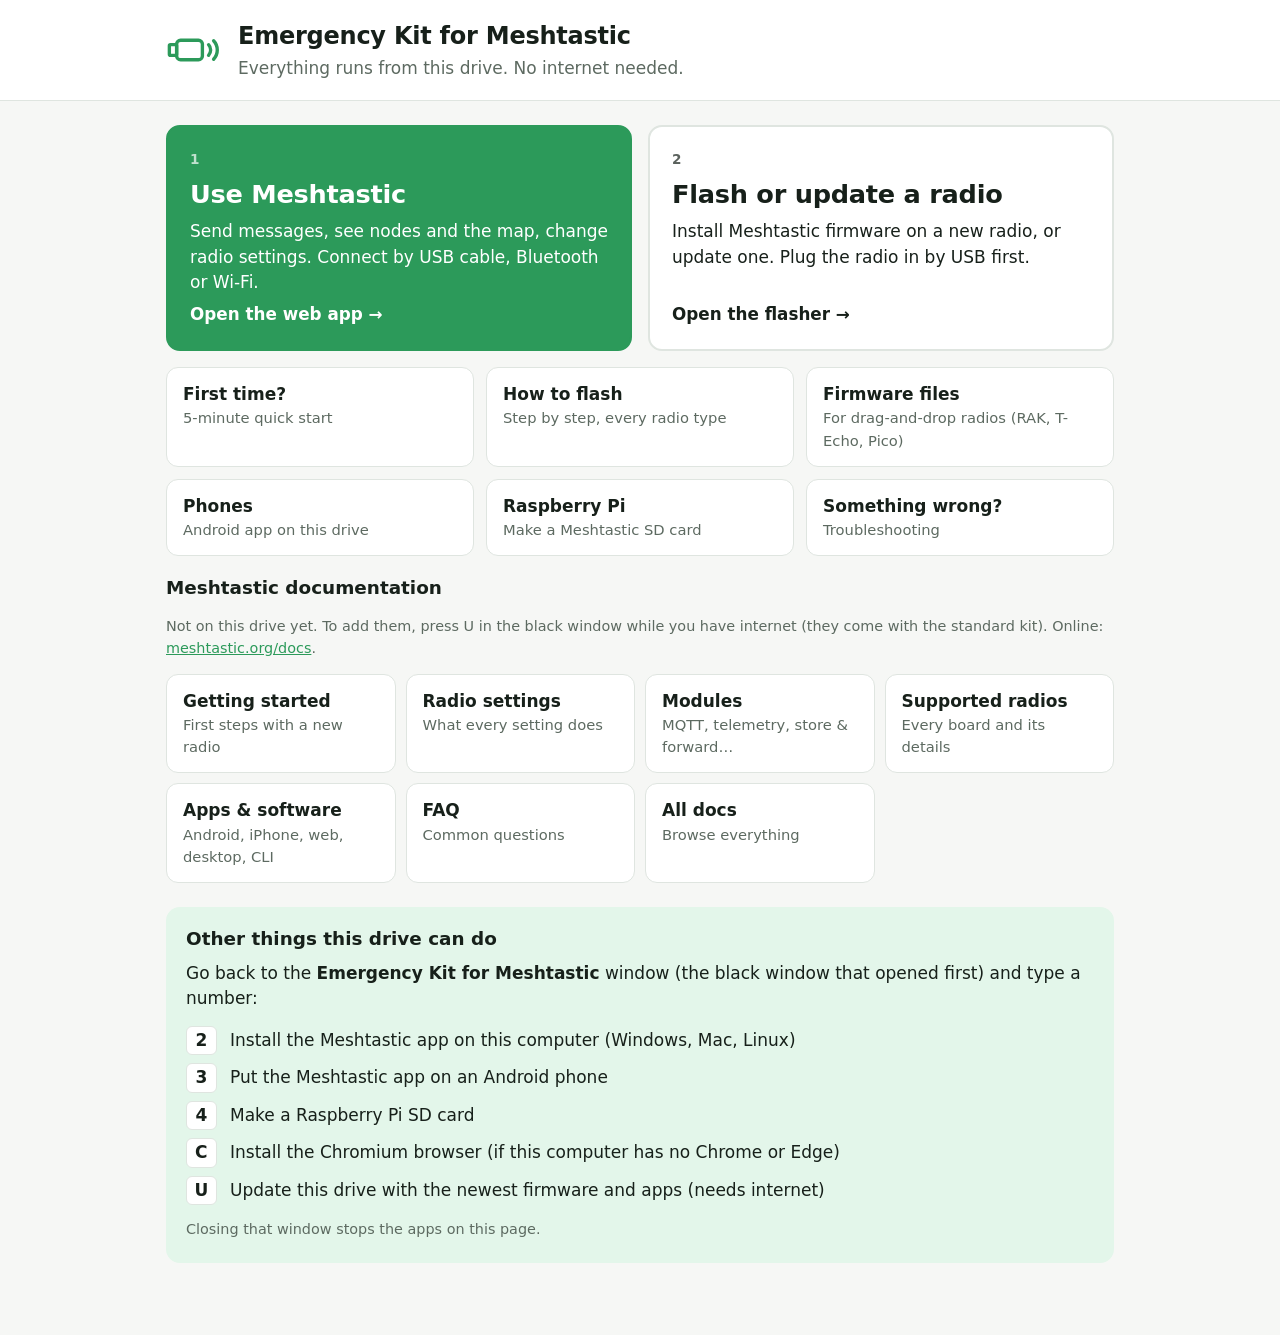
<file: _system/hub/index.html>
<!doctype html>
<html lang="en">
<head>
<meta charset="utf-8">
<meta name="viewport" content="width=device-width, initial-scale=1">
<title>Emergency Kit for Meshtastic</title>
<link rel="stylesheet" href="style.css">
</head>
<body>
<header class="top">
  <div class="wrap">
    <div class="brand">
      <svg class="logo" viewBox="0 0 100 55" aria-hidden="true" fill="none" stroke="currentColor" stroke-width="6" stroke-linecap="round" stroke-linejoin="round"><rect x="6" y="18" width="13" height="19" rx="2"/><rect x="19" y="10" width="46" height="35" rx="7"/><path d="M76 18 a14 14 0 0 1 0 19"/><path d="M85 11 a24 24 0 0 1 0 33"/></svg>
      <div>
        <h1>Emergency Kit for Meshtastic <span class="kitver" id="kitver"></span></h1>
        <p class="sub">Everything runs from this drive. No internet needed.</p>
      </div>
    </div>
  </div>
</header>

<main class="wrap">
  <div id="browser-warn" class="banner warn" hidden>
    <strong>This browser can't talk to radios over USB.</strong>
    Open this page in <b>Google Chrome</b> or <b>Microsoft Edge</b> (Brave/Opera/Chromium also work).
    Safari and Firefox can only read the guides.<br>
    <b>No Chrome or Edge on this computer?</b> Go to the Meshtastic window and type <kbd>C</kbd>
    to install the free Chromium browser from this drive (Mac and Linux; Windows already has Edge).
    <div class="mono" id="this-url"></div>
  </div>

  <div id="update-banner" class="banner update" hidden>
    <strong>Updates are available for this drive:</strong> <span id="update-list"></span><br>
    To get them: go to the <b>Emergency Kit for Meshtastic</b> window and type <kbd>U</kbd> then Enter.
  </div>

  <section class="big">
    <a class="card primary" id="go-client" href="#" target="_blank" rel="noopener">
      <span class="num">1</span>
      <span class="ttl">Use Meshtastic</span>
      <span class="desc">Send messages, see nodes and the map, change radio settings. Connect by USB cable, Bluetooth or Wi-Fi.</span>
      <span class="go">Open the web app →</span>
    </a>
    <a class="card" id="go-flasher" href="#" target="_blank" rel="noopener">
      <span class="num">2</span>
      <span class="ttl">Flash or update a radio</span>
      <span class="desc">Install Meshtastic firmware on a new radio, or update one. Plug the radio in by USB first.</span>
      <span class="go">Open the flasher →</span>
    </a>
  </section>

  <section class="small">
    <a class="tile" href="guide.html#start"><b>First time?</b><span>5-minute quick start</span></a>
    <a class="tile" href="guide.html#flash"><b>How to flash</b><span>Step by step, every radio type</span></a>
    <a class="tile" id="go-files" href="#" target="_blank" rel="noopener"><b>Firmware files</b><span>For drag-and-drop radios (RAK, T-Echo, Pico)</span></a>
    <a class="tile" href="guide.html#phone"><b>Phones</b><span>Android app on this drive</span></a>
    <a class="tile" href="guide.html#pi"><b>Raspberry Pi</b><span>Make a Meshtastic SD card</span></a>
    <a class="tile" href="guide.html#help"><b>Something wrong?</b><span>Troubleshooting</span></a>
  </section>

  <section class="docs" id="docs">
    <h2>Meshtastic documentation</h2>
    <p class="muted" id="docs-state">The full Meshtastic docs (meshtastic.org/docs), stored on this drive. Opens in a new tab.</p>
    <div class="doclinks" id="docs-links">
      <a class="tile" target="_blank" rel="noopener" data-path="/docs/getting-started/"><b>Getting started</b><span>First steps with a new radio</span></a>
      <a class="tile" target="_blank" rel="noopener" data-path="/docs/configuration/radio/"><b>Radio settings</b><span>What every setting does</span></a>
      <a class="tile" target="_blank" rel="noopener" data-path="/docs/configuration/module/"><b>Modules</b><span>MQTT, telemetry, store &amp; forward…</span></a>
      <a class="tile" target="_blank" rel="noopener" data-path="/docs/hardware/devices/"><b>Supported radios</b><span>Every board and its details</span></a>
      <a class="tile" target="_blank" rel="noopener" data-path="/docs/software/"><b>Apps &amp; software</b><span>Android, iPhone, web, desktop, CLI</span></a>
      <a class="tile" target="_blank" rel="noopener" data-path="/docs/faq/"><b>FAQ</b><span>Common questions</span></a>
      <a class="tile" target="_blank" rel="noopener" data-path="/docs/"><b>All docs</b><span>Browse everything</span></a>
    </div>
  </section>

  <section class="note">
    <h2>Other things this drive can do</h2>
    <p>Go back to the <b>Emergency Kit for Meshtastic</b> window (the black window that opened first) and type a number:</p>
    <ul class="menu">
      <li><kbd>2</kbd> Install the Meshtastic app on this computer (Windows, Mac, Linux)</li>
      <li><kbd>3</kbd> Put the Meshtastic app on an Android phone</li>
      <li><kbd>4</kbd> Make a Raspberry Pi SD card</li>
      <li class="win-only"><kbd>6</kbd> Radio not detected on Windows? Install USB drivers</li>
      <li class="nonwin-only"><kbd>C</kbd> Install the Chromium browser (if this computer has no Chrome or Edge)</li>
      <li><kbd>U</kbd> Update this drive with the newest firmware and apps (needs internet)</li>
    </ul>
    <p class="muted">Closing that window stops the apps on this page.</p>
  </section>

  <footer class="muted" id="versions"></footer>
</main>

<script src="versions.js" onerror="window.MESH_VERSIONS=null"></script>
<script>
  var h = location.hostname || 'localhost';
  function url(port, path) { return 'http://' + h + ':' + port + (path || '/'); }
  document.getElementById('go-client').href = url(8471);
  document.getElementById('go-flasher').href = url(8472);
  document.getElementById('go-files').href = url(8472, '/release/');

  // Offline docs (an optional part): link them if this drive has them.
  (function () {
    var links = document.querySelectorAll('#docs-links a');
    links.forEach(function (a) { a.href = url(8474, a.getAttribute('data-path')); });
    function missing() {
      document.getElementById('docs-links').hidden = true;
      document.getElementById('docs-state').innerHTML = 'Not on this drive yet. To add them, press U in the black window while you have internet ' +
        '(they come with the standard kit). Online: <a href="https://meshtastic.org/docs/" target="_blank" rel="noopener">meshtastic.org/docs</a>.';
    }
    if (!window.fetch) return;
    var c = new AbortController(); setTimeout(function () { c.abort(); }, 3000);
    fetch(url(8474, '/'), { mode: 'no-cors', signal: c.signal, cache: 'no-store' }).catch(missing);
  })();


  if (!('serial' in navigator)) {
    document.getElementById('browser-warn').hidden = false;
    document.getElementById('this-url').textContent = location.href;
  }
  if (!/Win/.test(navigator.platform || '')) {
    document.querySelectorAll('.win-only').forEach(function (e) { e.style.display = 'none'; });
  } else {
    document.querySelectorAll('.nonwin-only').forEach(function (e) { e.style.display = 'none'; });
  }

  var v = window.MESH_VERSIONS;
  // The kit's version, shown after the title. The start window puts it in the address
  // (?v=0.2.18, straight from the VERSION file); otherwise use what setup recorded.
  (function () {
    var m = /[?&]v=([0-9][0-9.]*)/.exec(location.search);
    var kv = m ? m[1] : (v && v.kit);
    if (!kv) return;
    document.getElementById('kitver').textContent = 'v' + kv;
    document.title += ' v' + kv;
  })();
  if (v) {
    var fw = v.firmware || {};
    var bits = [];
    if (fw.stable) bits.push('Firmware ' + fw.stable.join(', ') + ' (stable)');
    if (fw.alpha) bits.push(fw.alpha.join(', ') + ' (alpha)');
    if (v.webclient) bits.push('Web app ' + v.webclient);
    if (v.android) bits.push('Android/Desktop ' + v.android);
    if (v.built) bits.push('Drive updated ' + v.built);
    document.getElementById('versions').textContent = bits.join(' · ');
  }

  // If this computer happens to be online, quietly check for newer versions.
  (function checkUpdates() {
    if (!v || !window.fetch || navigator.onLine === false) return;
    function get(u) {
      var c = new AbortController(); setTimeout(function () { c.abort(); }, 6000);
      return fetch(u, { signal: c.signal, cache: 'no-store' }).then(function (r) { return r.ok ? r.json() : null; });
    }
    var found = [];
    var checks = [
      get('https://api.meshtastic.org/github/firmware/list').then(function (d) {
        var s = d && d.releases && (d.releases.stable || []).filter(function (r) { return !/revoked/i.test(r.title || ''); })[0];
        var have = (v.firmware && v.firmware.stable || [])[0];
        if (s && have && s.id !== have) found.push('firmware ' + s.id.replace(/^v/, ''));
      }),
      get('https://api.github.com/repos/meshtastic/web/releases/latest').then(function (d) {
        if (d && v.webclient && d.tag_name !== v.webclient) found.push('web app ' + d.tag_name);
      }),
      get('https://api.github.com/repos/meshtastic/Meshtastic-Android/releases/latest').then(function (d) {
        if (d && v.android && d.tag_name !== v.android) found.push('Android & desktop apps ' + d.tag_name);
      }),
      get('https://api.github.com/repos/doktordeathray/emergency-kit-for-meshtastic/releases/latest').then(function (d) {
        function n(s) { return String(s || '').replace(/^v/, '').split('.').map(function (x) { return parseInt(x, 10) || 0; }); }
        if (!d || !v.kit) return;
        var a = n(d.tag_name), b = n(v.kit);
        for (var i = 0; i < 3; i++) { if (a[i] !== b[i]) { if (a[i] > b[i]) found.push('this kit ' + d.tag_name); return; } }
      })
    ].map(function (p) { return p.catch(function () {}); });
    Promise.all(checks).then(function () {
      if (!found.length) return;
      document.getElementById('update-list').textContent = found.join(', ') + '.';
      document.getElementById('update-banner').hidden = false;
    });
  })();
</script>
</body>
</html>
</file>
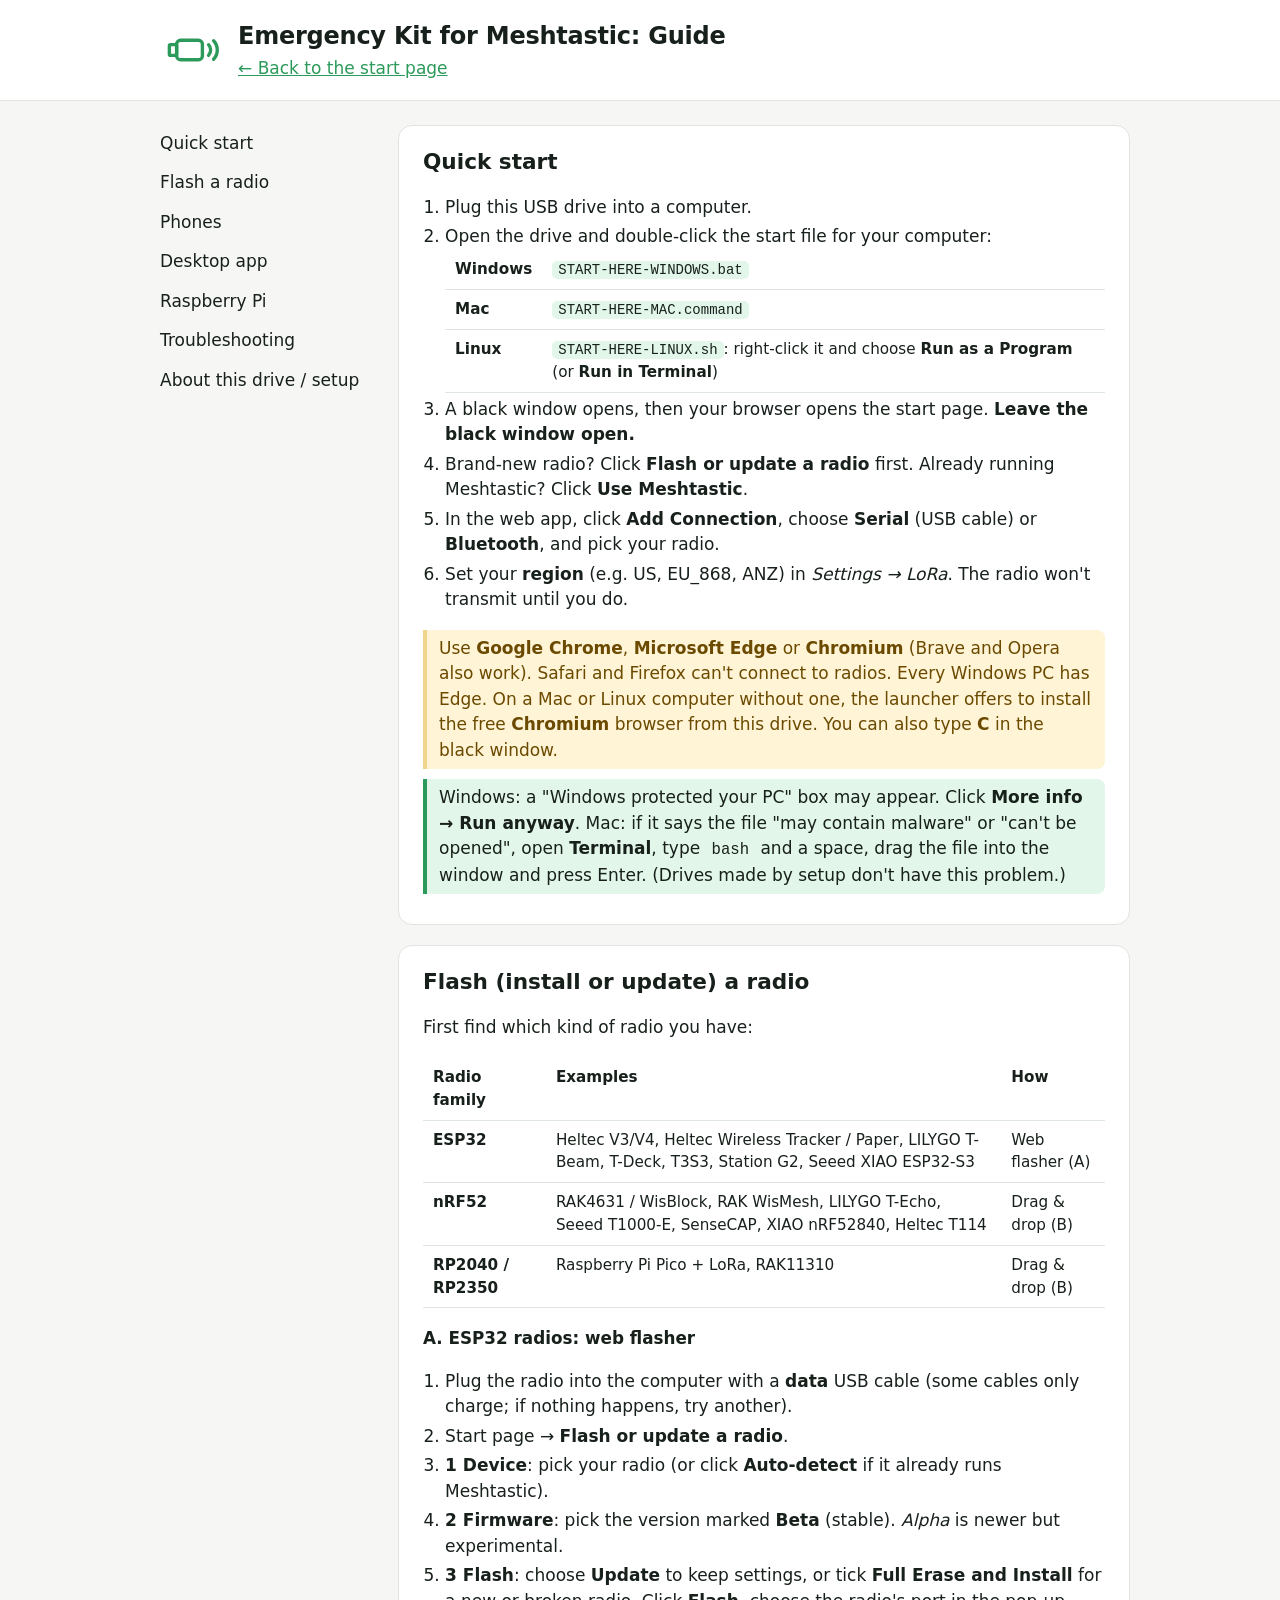
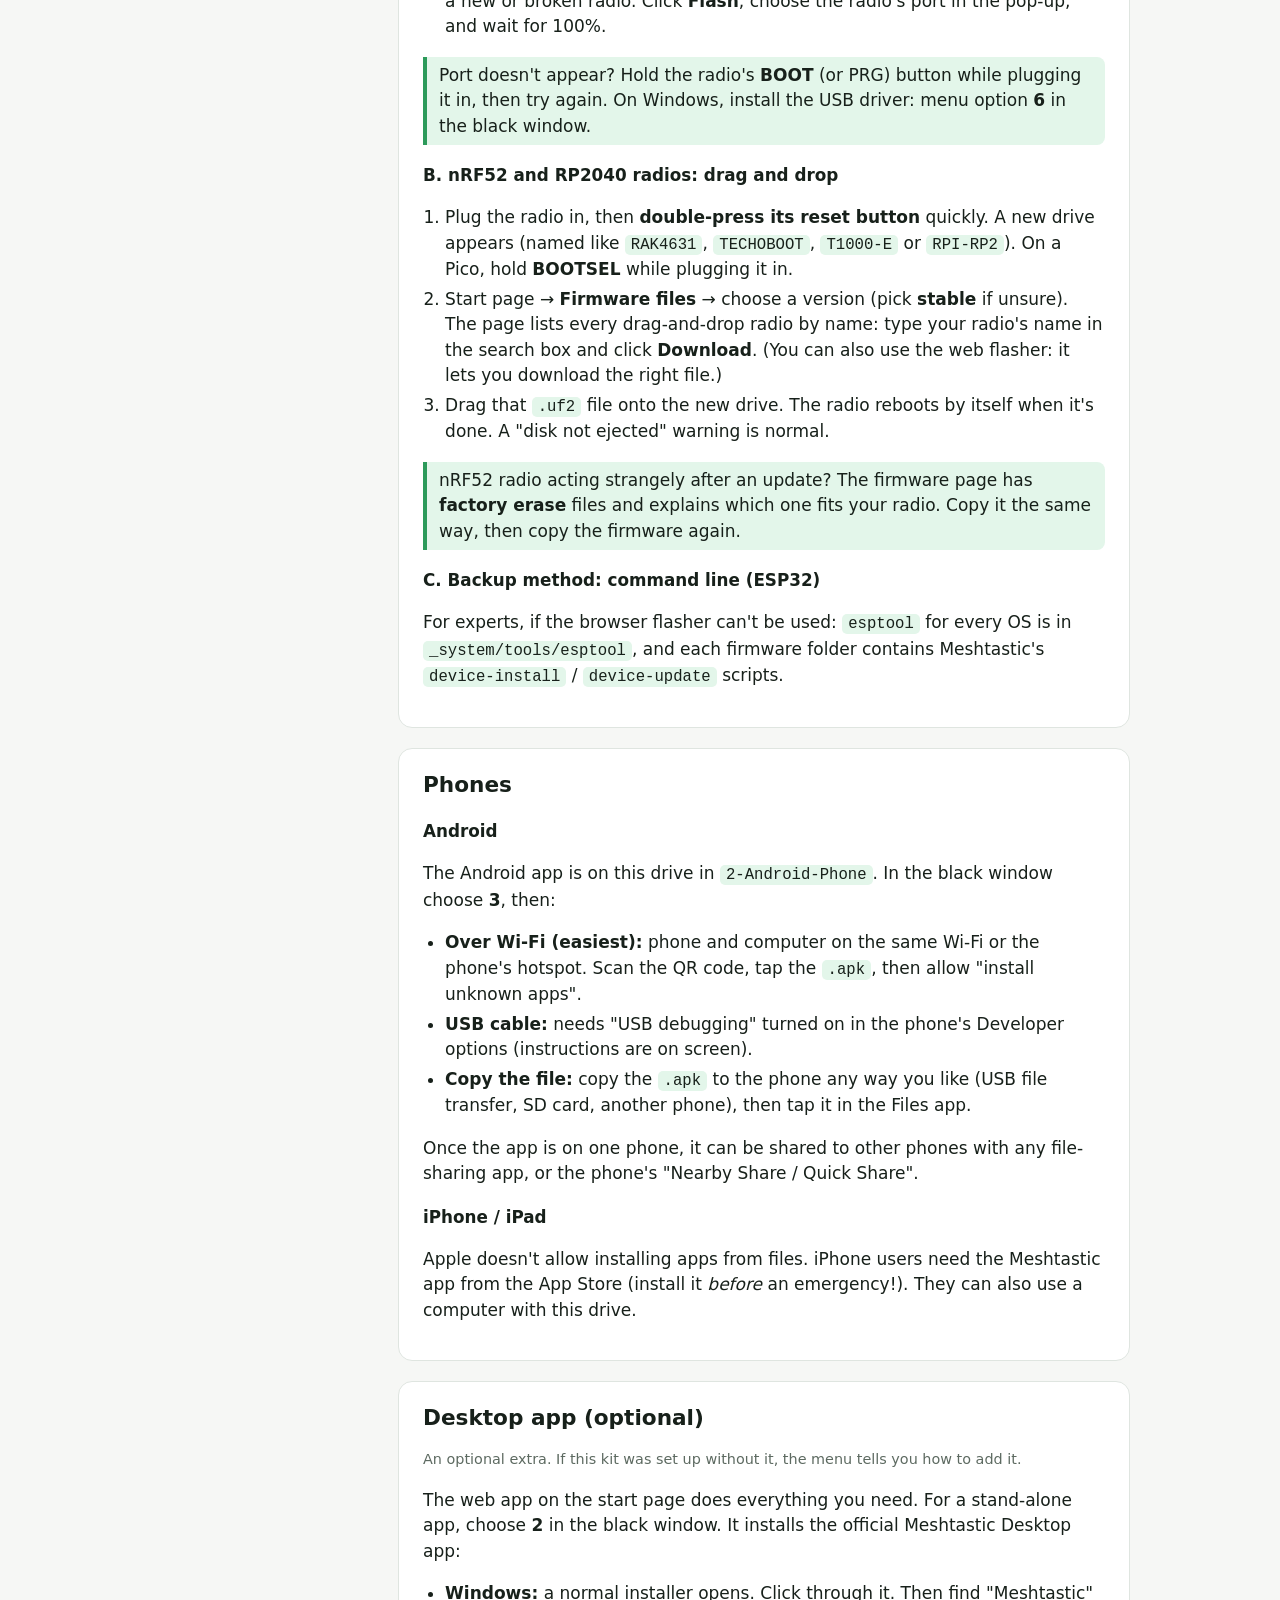
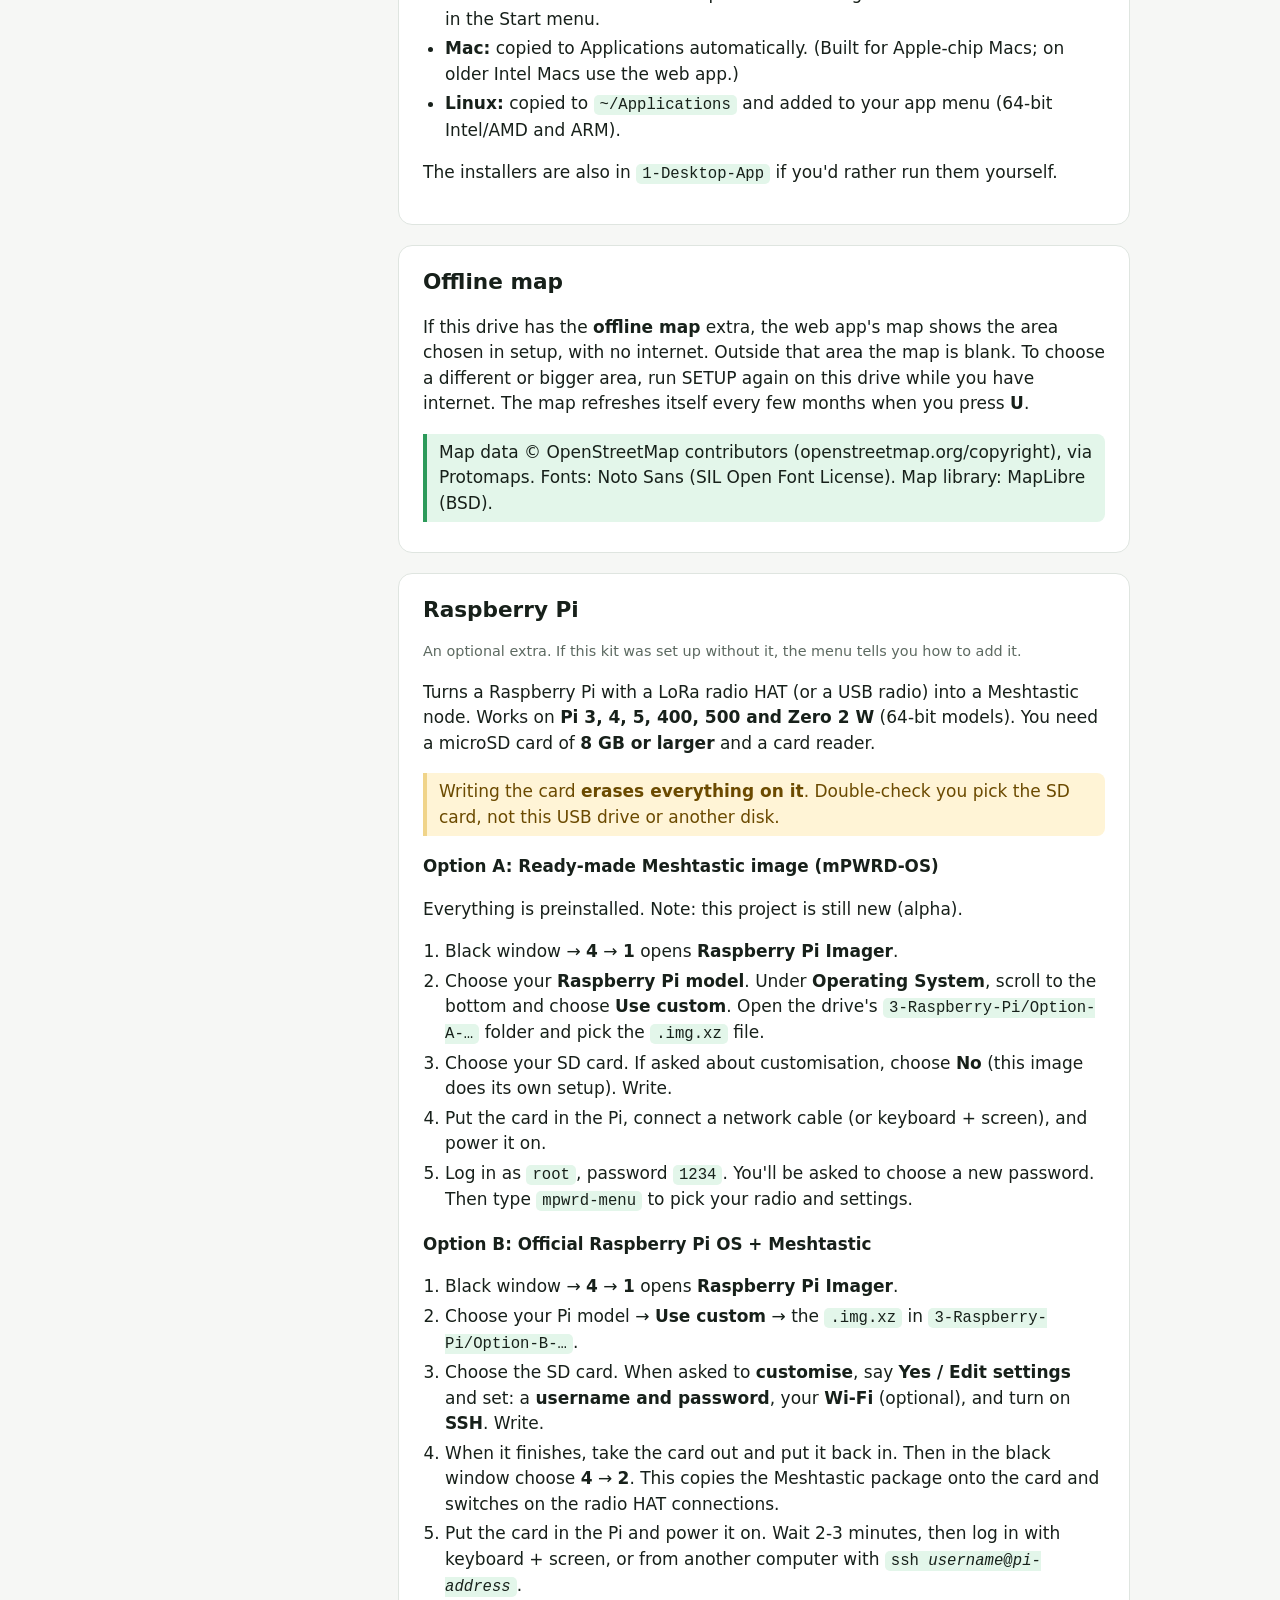
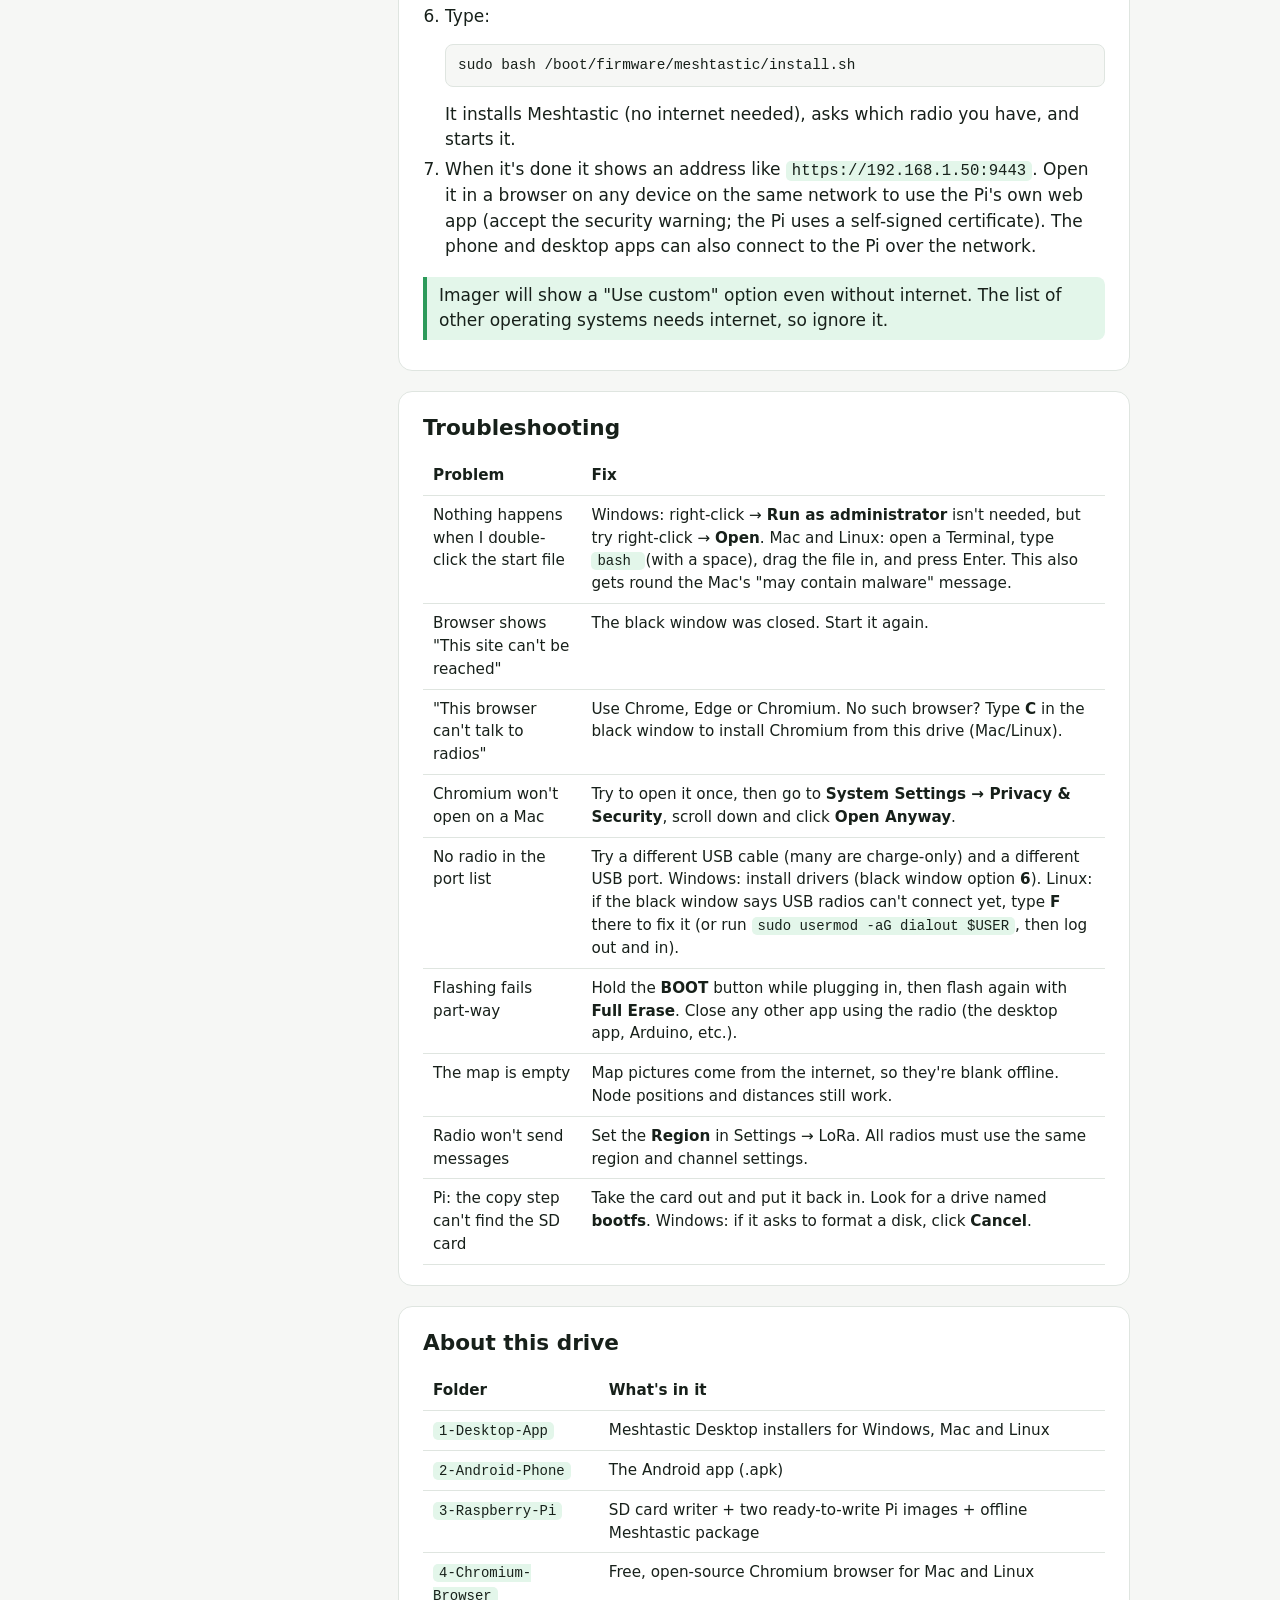
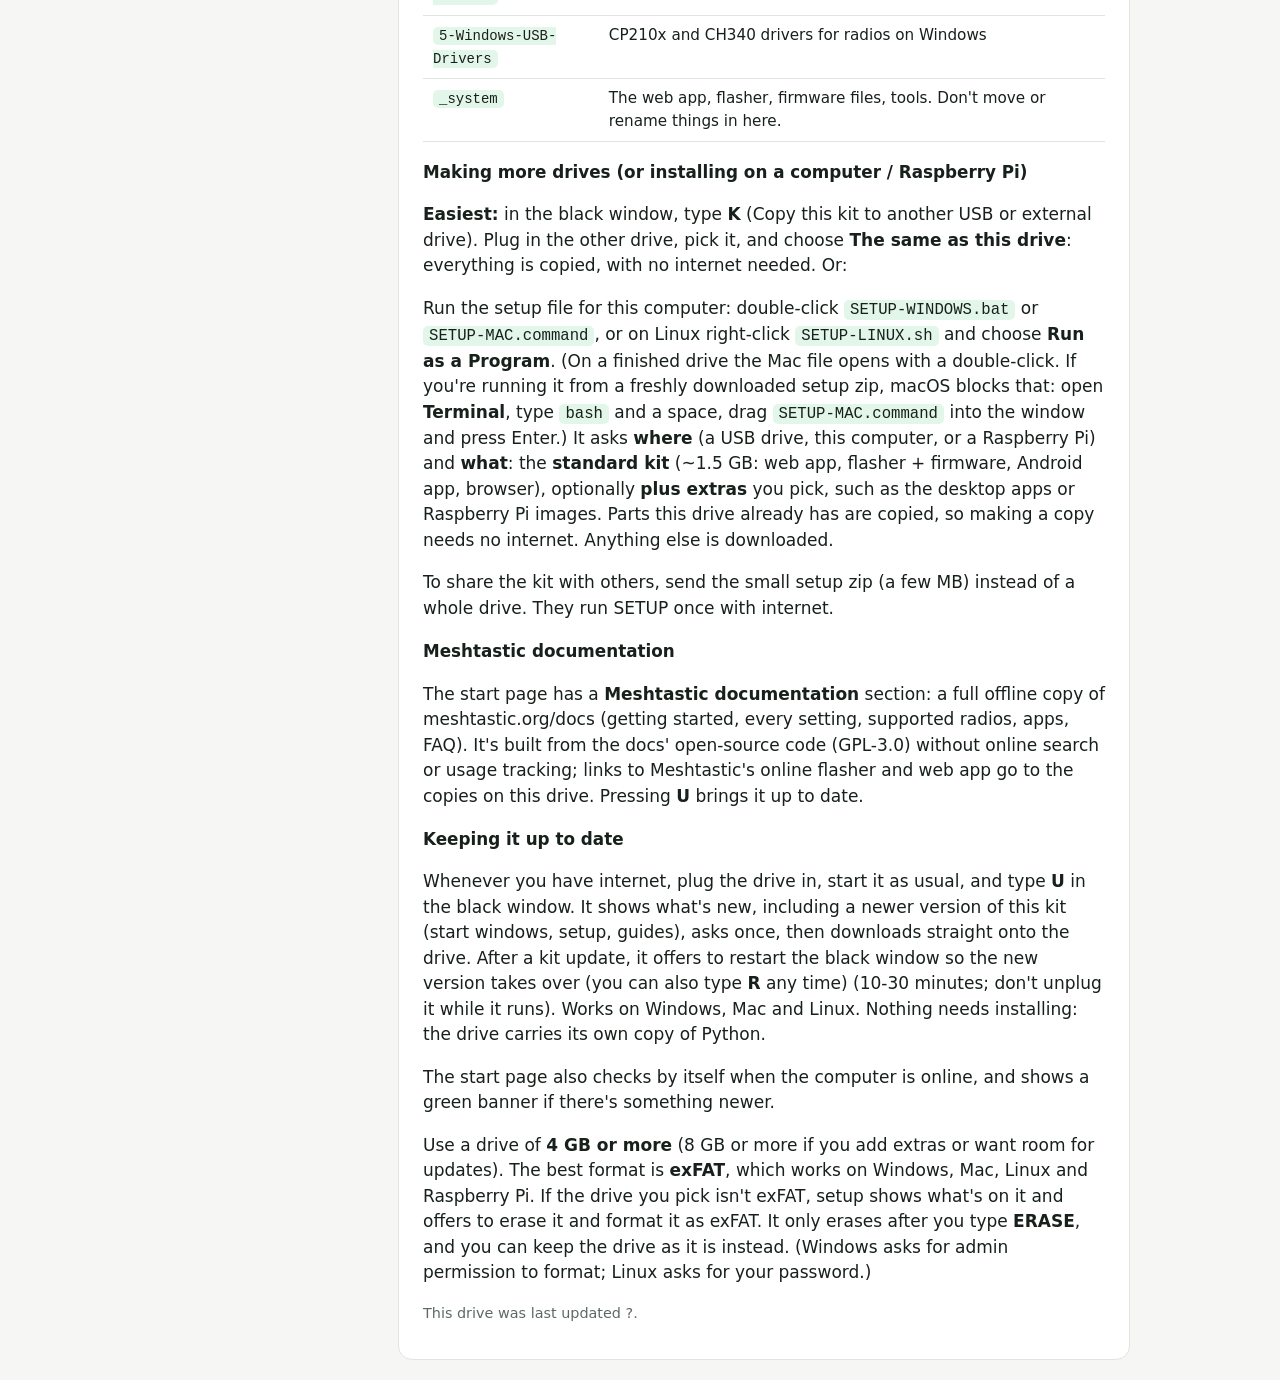
<file: READ-ME-FIRST.html>
<!doctype html>
<html lang="en"><head><meta charset="utf-8">
<meta http-equiv="refresh" content="0; url=_system/hub/guide.html">
<title>Meshtastic USB Guide</title></head>
<body style="font-family:system-ui,sans-serif;padding:24px">
<p>Opening the guide... If nothing happens, open <a href="_system/hub/guide.html">_system/hub/guide.html</a>.</p>
</body></html>
</file>
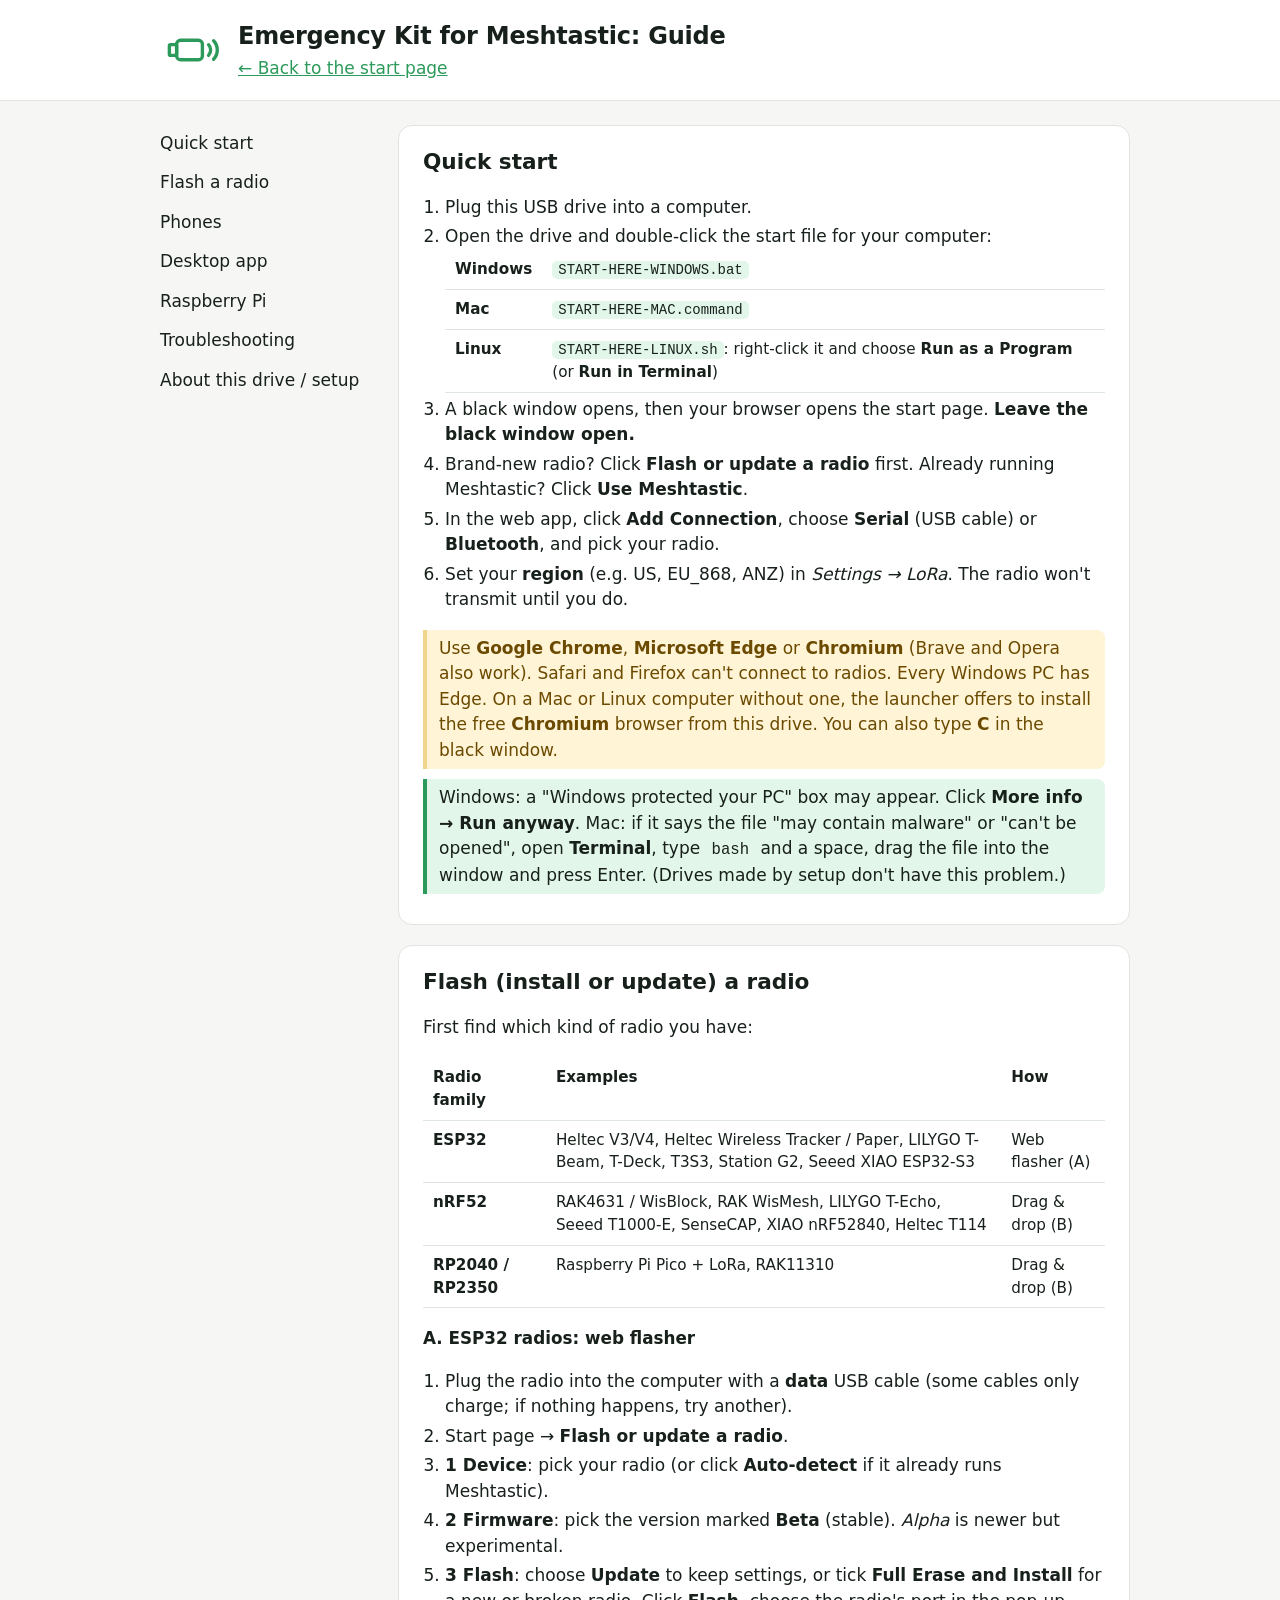
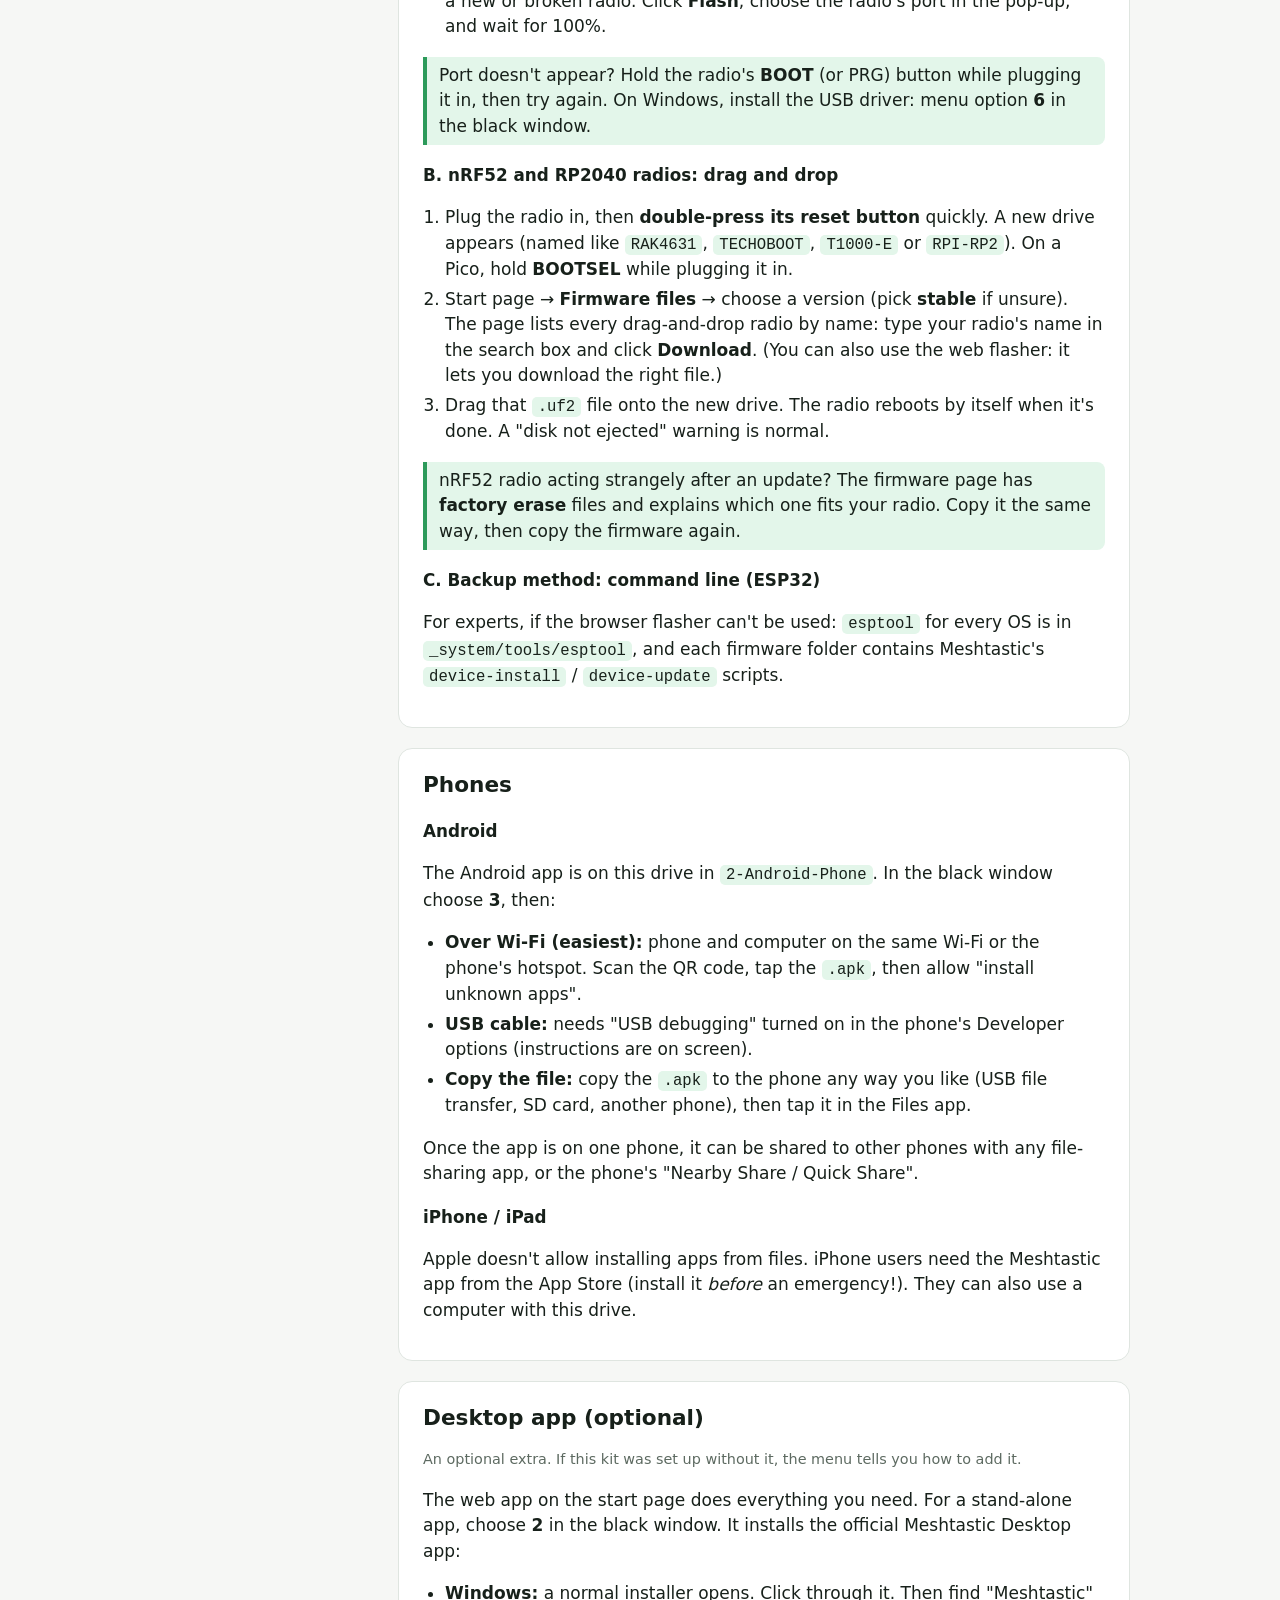
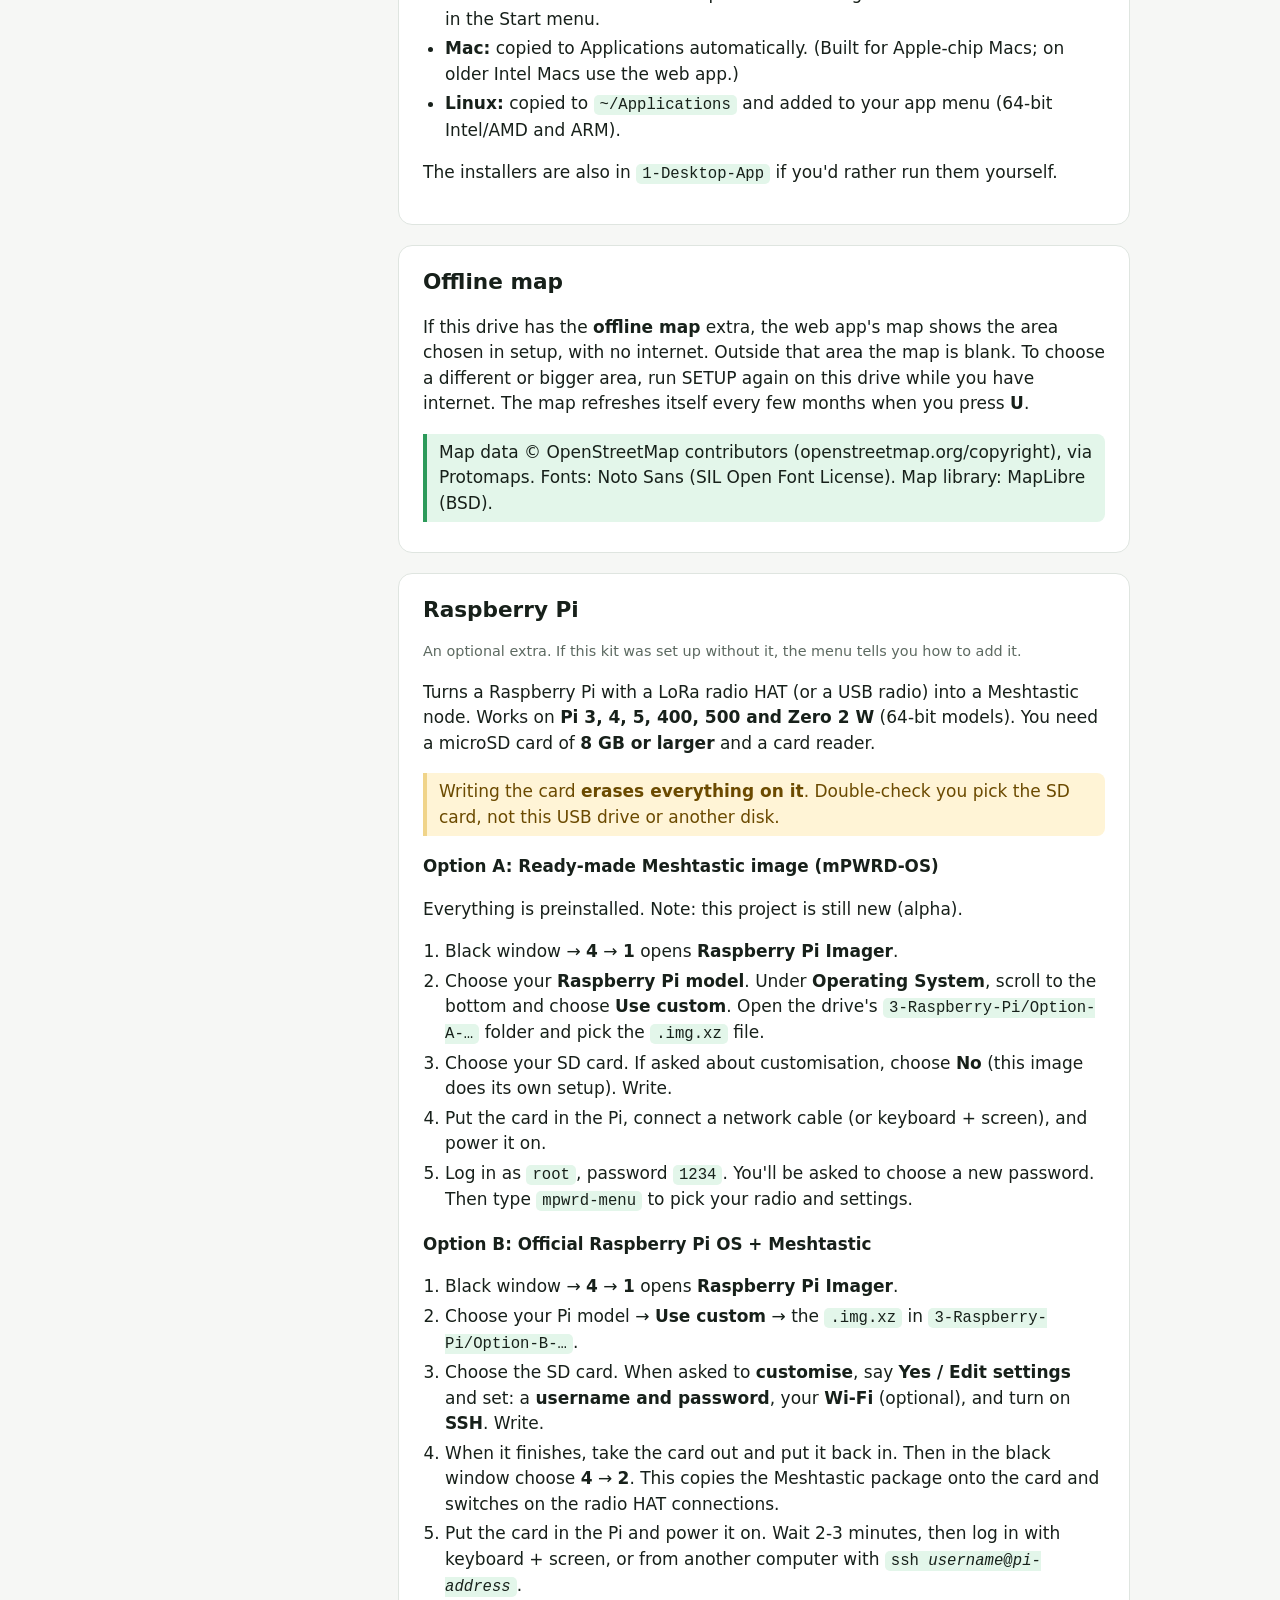
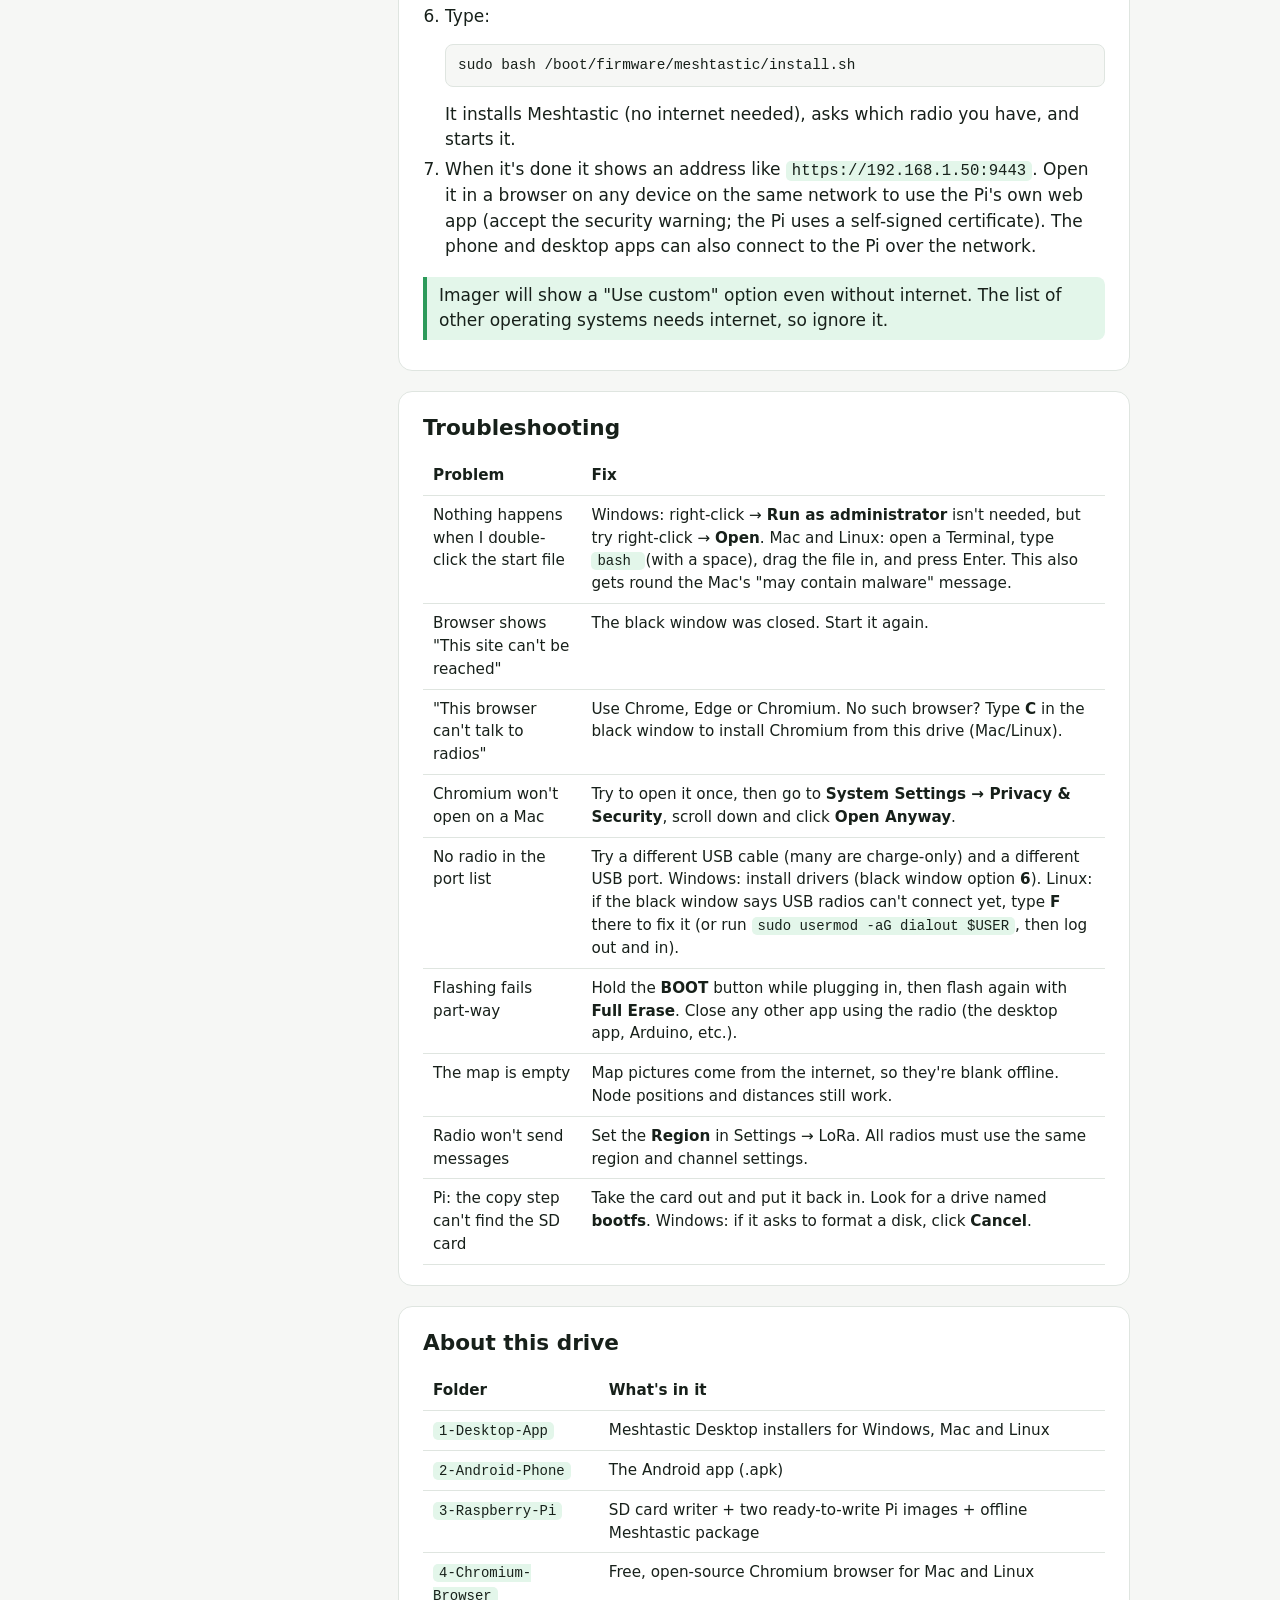
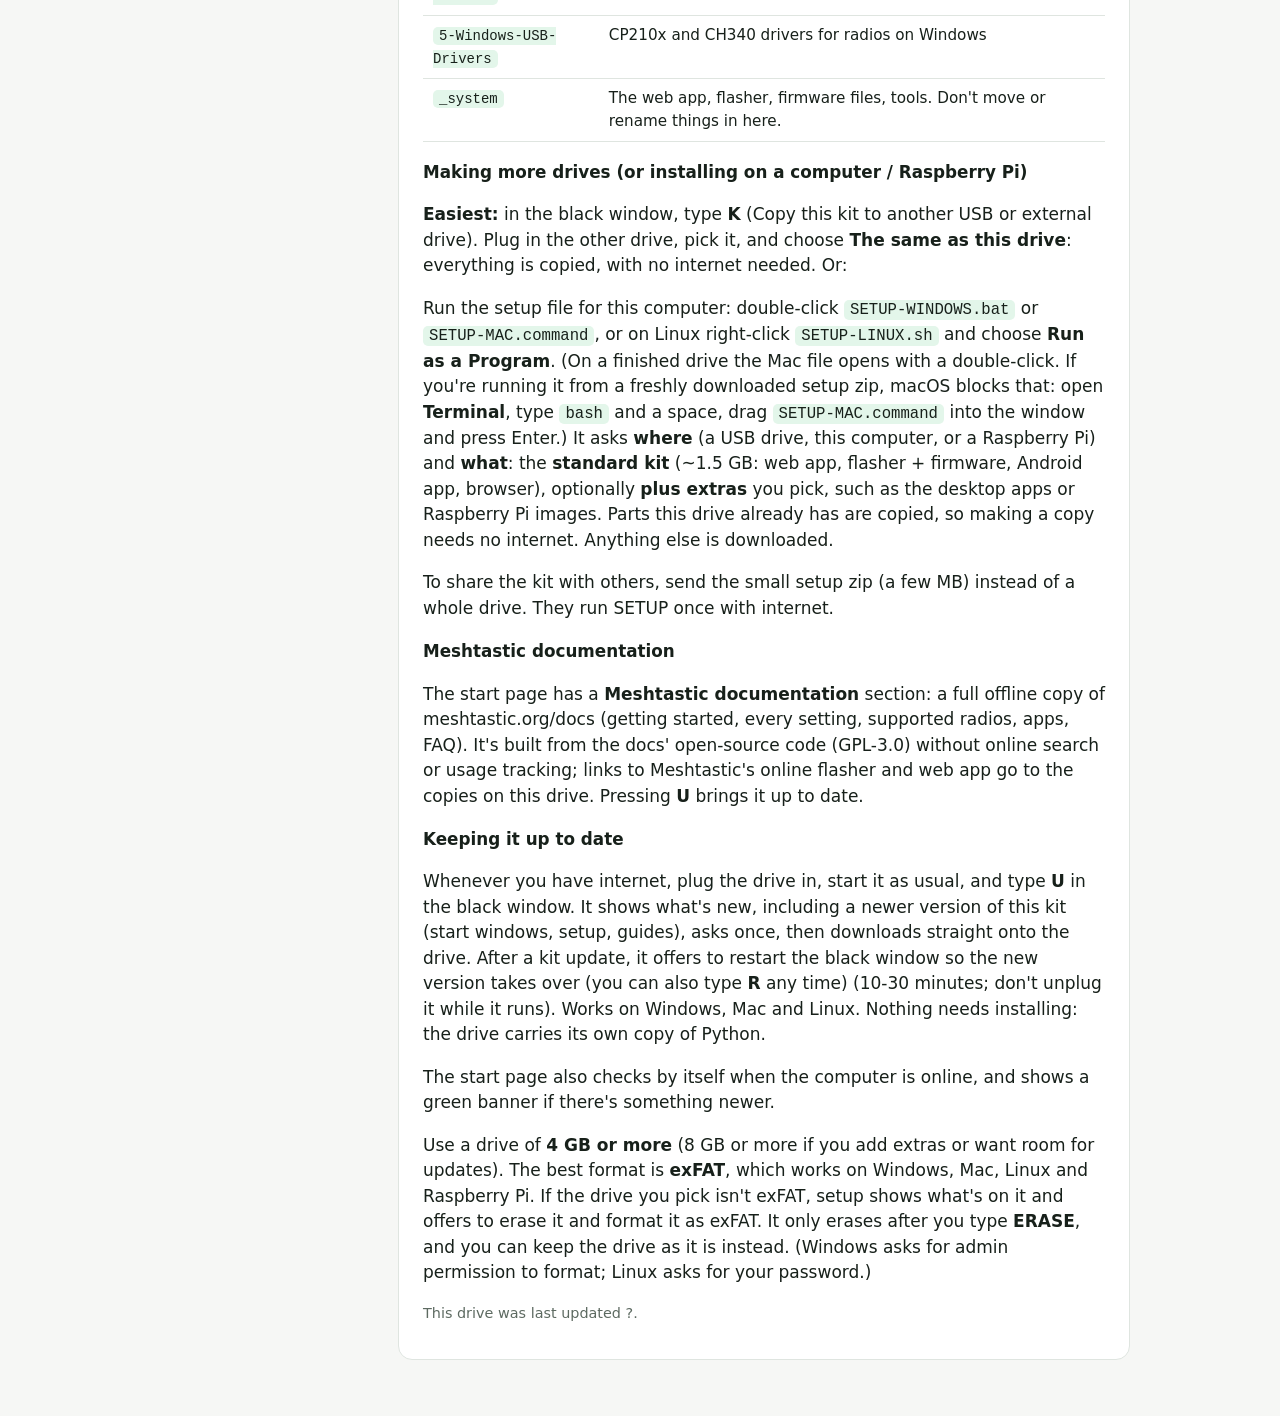
<file: _system/hub/guide.html>
<!doctype html>
<html lang="en">
<head>
<meta charset="utf-8">
<meta name="viewport" content="width=device-width, initial-scale=1">
<title>Emergency Kit for Meshtastic: Guide</title>
<link rel="stylesheet" href="style.css">
</head>
<body>
<header class="top">
  <div class="wrap">
    <div class="brand">
      <svg class="logo" viewBox="0 0 100 55" aria-hidden="true" fill="none" stroke="currentColor" stroke-width="6" stroke-linecap="round" stroke-linejoin="round"><rect x="6" y="18" width="13" height="19" rx="2"/><rect x="19" y="10" width="46" height="35" rx="7"/><path d="M76 18 a14 14 0 0 1 0 19"/><path d="M85 11 a24 24 0 0 1 0 33"/></svg>
      <div>
        <h1>Emergency Kit for Meshtastic: Guide</h1>
        <p class="sub"><a href="index.html" id="home">← Back to the start page</a></p>
      </div>
    </div>
  </div>
</header>

<main class="wrap guide">
<nav class="toc">
  <a href="#start">Quick start</a>
  <a href="#flash">Flash a radio</a>
  <a href="#phone">Phones</a>
  <a href="#desktop">Desktop app</a>
  <a href="#pi">Raspberry Pi</a>
  <a href="#help">Troubleshooting</a>
  <a href="#drive">About this drive / setup</a>
</nav>

<div>
<section id="start">
  <h2>Quick start</h2>
  <ol>
    <li>Plug this USB drive into a computer.</li>
    <li>Open the drive and double-click the start file for your computer:
      <table>
        <tr><th>Windows</th><td><code>START-HERE-WINDOWS.bat</code></td></tr>
        <tr><th>Mac</th><td><code>START-HERE-MAC.command</code></td></tr>
        <tr><th>Linux</th><td><code>START-HERE-LINUX.sh</code>: right-click it and choose <b>Run as a Program</b> (or <b>Run in Terminal</b>)</td></tr>
      </table>
    </li>
    <li>A black window opens, then your browser opens the start page. <b>Leave the black window open.</b></li>
    <li>Brand-new radio? Click <b>Flash or update a radio</b> first. Already running Meshtastic? Click <b>Use Meshtastic</b>.</li>
    <li>In the web app, click <b>Add Connection</b>, choose <b>Serial</b> (USB cable) or <b>Bluetooth</b>, and pick your radio.</li>
    <li>Set your <b>region</b> (e.g. US, EU_868, ANZ) in <i>Settings → LoRa</i>. The radio won't transmit until you do.</li>
  </ol>
  <div class="caution">Use <b>Google Chrome</b>, <b>Microsoft Edge</b> or <b>Chromium</b> (Brave and Opera also work). Safari and Firefox can't connect to radios.
  Every Windows PC has Edge. On a Mac or Linux computer without one, the launcher offers to install the free <b>Chromium</b> browser from this drive. You can also type <b>C</b> in the black window.</div>
  <div class="tip">Windows: a "Windows protected your PC" box may appear. Click <b>More info → Run anyway</b>. Mac: if it says the file "may contain malware" or "can't be opened", open <b>Terminal</b>, type <code>bash</code> and a space, drag the file into the window and press Enter. (Drives made by setup don't have this problem.)</div>
</section>

<section id="flash">
  <h2>Flash (install or update) a radio</h2>
  <p>First find which kind of radio you have:</p>
  <table>
    <tr><th>Radio family</th><th>Examples</th><th>How</th></tr>
    <tr><td><b>ESP32</b></td><td>Heltec V3/V4, Heltec Wireless Tracker / Paper, LILYGO T-Beam, T-Deck, T3S3, Station G2, Seeed XIAO ESP32-S3</td><td>Web flasher (A)</td></tr>
    <tr><td><b>nRF52</b></td><td>RAK4631 / WisBlock, RAK WisMesh, LILYGO T-Echo, Seeed T1000-E, SenseCAP, XIAO nRF52840, Heltec T114</td><td>Drag &amp; drop (B)</td></tr>
    <tr><td><b>RP2040 / RP2350</b></td><td>Raspberry Pi Pico + LoRa, RAK11310</td><td>Drag &amp; drop (B)</td></tr>
  </table>

  <h3>A. ESP32 radios: web flasher</h3>
  <ol>
    <li>Plug the radio into the computer with a <b>data</b> USB cable (some cables only charge; if nothing happens, try another).</li>
    <li>Start page → <b>Flash or update a radio</b>.</li>
    <li><b>1 Device</b>: pick your radio (or click <b>Auto-detect</b> if it already runs Meshtastic).</li>
    <li><b>2 Firmware</b>: pick the version marked <b>Beta</b> (stable). <i>Alpha</i> is newer but experimental.</li>
    <li><b>3 Flash</b>: choose <b>Update</b> to keep settings, or tick <b>Full Erase and Install</b> for a new or broken radio. Click <b>Flash</b>, choose the radio's port in the pop-up, and wait for 100%.</li>
  </ol>
  <div class="tip">Port doesn't appear? Hold the radio's <b>BOOT</b> (or PRG) button while plugging it in, then try again. On Windows, install the USB driver: menu option <b>6</b> in the black window.</div>

  <h3>B. nRF52 and RP2040 radios: drag and drop</h3>
  <ol>
    <li>Plug the radio in, then <b>double-press its reset button</b> quickly. A new drive appears (named like <code>RAK4631</code>, <code>TECHOBOOT</code>, <code>T1000-E</code> or <code>RPI-RP2</code>). On a Pico, hold <b>BOOTSEL</b> while plugging it in.</li>
    <li>Start page → <b>Firmware files</b> → choose a version (pick <b>stable</b> if unsure). The page lists every drag-and-drop radio by name: type your radio's name in the search box and click <b>Download</b>. (You can also use the web flasher: it lets you download the right file.)</li>
    <li>Drag that <code>.uf2</code> file onto the new drive. The radio reboots by itself when it's done. A "disk not ejected" warning is normal.</li>
  </ol>
  <div class="tip">nRF52 radio acting strangely after an update? The firmware page has <b>factory erase</b> files and explains which one fits your radio. Copy it the same way, then copy the firmware again.</div>

  <h3>C. Backup method: command line (ESP32)</h3>
  <p>For experts, if the browser flasher can't be used: <code>esptool</code> for every OS is in <code>_system/tools/esptool</code>, and each firmware folder contains Meshtastic's <code>device-install</code> / <code>device-update</code> scripts.</p>
</section>

<section id="phone">
  <h2>Phones</h2>
  <h3>Android</h3>
  <p>The Android app is on this drive in <code>2-Android-Phone</code>. In the black window choose <b>3</b>, then:</p>
  <ul>
    <li><b>Over Wi-Fi (easiest):</b> phone and computer on the same Wi-Fi or the phone's hotspot. Scan the QR code, tap the <code>.apk</code>, then allow "install unknown apps".</li>
    <li><b>USB cable:</b> needs "USB debugging" turned on in the phone's Developer options (instructions are on screen).</li>
    <li><b>Copy the file:</b> copy the <code>.apk</code> to the phone any way you like (USB file transfer, SD card, another phone), then tap it in the Files app.</li>
  </ul>
  <p>Once the app is on one phone, it can be shared to other phones with any file-sharing app, or the phone's "Nearby Share / Quick Share".</p>
  <h3>iPhone / iPad</h3>
  <p>Apple doesn't allow installing apps from files. iPhone users need the Meshtastic app from the App Store (install it <i>before</i> an emergency!). They can also use a computer with this drive.</p>
</section>

<section id="desktop">
  <h2>Desktop app (optional)</h2>
  <p class="muted">An optional extra. If this kit was set up without it, the menu tells you how to add it.</p>
  <p>The web app on the start page does everything you need. For a stand-alone app, choose <b>2</b> in the black window. It installs the official Meshtastic Desktop app:</p>
  <ul>
    <li><b>Windows:</b> a normal installer opens. Click through it. Then find "Meshtastic" in the Start menu.</li>
    <li><b>Mac:</b> copied to Applications automatically. (Built for Apple-chip Macs; on older Intel Macs use the web app.)</li>
    <li><b>Linux:</b> copied to <code>~/Applications</code> and added to your app menu (64-bit Intel/AMD and ARM).</li>
  </ul>
  <p>The installers are also in <code>1-Desktop-App</code> if you'd rather run them yourself.</p>
</section>

<section id="map">
  <h2>Offline map</h2>
  <p>If this drive has the <b>offline map</b> extra, the web app's map shows the area chosen in setup, with no internet. Outside that area the map is blank. To choose a different or bigger area, run SETUP again on this drive while you have internet. The map refreshes itself every few months when you press <b>U</b>.</p>
  <p class="tip">Map data © OpenStreetMap contributors (openstreetmap.org/copyright), via Protomaps. Fonts: Noto Sans (SIL Open Font License). Map library: MapLibre (BSD).</p>
</section>

<section id="pi">
  <h2>Raspberry Pi</h2>
  <p class="muted">An optional extra. If this kit was set up without it, the menu tells you how to add it.</p>
  <p>Turns a Raspberry Pi with a LoRa radio HAT (or a USB radio) into a Meshtastic node. Works on <b>Pi 3, 4, 5, 400, 500 and Zero 2 W</b> (64-bit models). You need a microSD card of <b>8 GB or larger</b> and a card reader.</p>
  <div class="caution">Writing the card <b>erases everything on it</b>. Double-check you pick the SD card, not this USB drive or another disk.</div>

  <h3>Option A: Ready-made Meshtastic image (mPWRD-OS)</h3>
  <p>Everything is preinstalled. Note: this project is still new (alpha).</p>
  <ol>
    <li>Black window → <b>4</b> → <b>1</b> opens <b>Raspberry Pi Imager</b>.</li>
    <li>Choose your <b>Raspberry Pi model</b>. Under <b>Operating System</b>, scroll to the bottom and choose <b>Use custom</b>. Open the drive's <code>3-Raspberry-Pi/Option-A-…</code> folder and pick the <code>.img.xz</code> file.</li>
    <li>Choose your SD card. If asked about customisation, choose <b>No</b> (this image does its own setup). Write.</li>
    <li>Put the card in the Pi, connect a network cable (or keyboard + screen), and power it on.</li>
    <li>Log in as <code>root</code>, password <code>1234</code>. You'll be asked to choose a new password. Then type <code>mpwrd-menu</code> to pick your radio and settings.</li>
  </ol>

  <h3>Option B: Official Raspberry Pi OS + Meshtastic</h3>
  <ol>
    <li>Black window → <b>4</b> → <b>1</b> opens <b>Raspberry Pi Imager</b>.</li>
    <li>Choose your Pi model → <b>Use custom</b> → the <code>.img.xz</code> in <code>3-Raspberry-Pi/Option-B-…</code>.</li>
    <li>Choose the SD card. When asked to <b>customise</b>, say <b>Yes / Edit settings</b> and set:
      a <b>username and password</b>, your <b>Wi-Fi</b> (optional), and turn on <b>SSH</b>. Write.</li>
    <li>When it finishes, take the card out and put it back in. Then in the black window choose <b>4</b> → <b>2</b>. This copies the Meshtastic package onto the card and switches on the radio HAT connections.</li>
    <li>Put the card in the Pi and power it on. Wait 2-3 minutes, then log in with keyboard + screen, or from another computer with <code>ssh <i>username</i>@<i>pi-address</i></code>.</li>
    <li>Type: <pre>sudo bash /boot/firmware/meshtastic/install.sh</pre> It installs Meshtastic (no internet needed), asks which radio you have, and starts it.</li>
    <li>When it's done it shows an address like <code>https://192.168.1.50:9443</code>. Open it in a browser on any device on the same network to use the Pi's own web app (accept the security warning; the Pi uses a self-signed certificate). The phone and desktop apps can also connect to the Pi over the network.</li>
  </ol>
  <div class="tip">Imager will show a "Use custom" option even without internet. The list of other operating systems needs internet, so ignore it.</div>
</section>

<section id="help">
  <h2>Troubleshooting</h2>
  <table>
    <tr><th>Problem</th><th>Fix</th></tr>
    <tr><td>Nothing happens when I double-click the start file</td><td>Windows: right-click → <b>Run as administrator</b> isn't needed, but try right-click → <b>Open</b>. Mac and Linux: open a Terminal, type <code>bash </code> (with a space), drag the file in, and press Enter. This also gets round the Mac's "may contain malware" message.</td></tr>
    <tr><td>Browser shows "This site can't be reached"</td><td>The black window was closed. Start it again.</td></tr>
    <tr><td>"This browser can't talk to radios"</td><td>Use Chrome, Edge or Chromium. No such browser? Type <b>C</b> in the black window to install Chromium from this drive (Mac/Linux).</td></tr>
    <tr><td>Chromium won't open on a Mac</td><td>Try to open it once, then go to <b>System Settings → Privacy &amp; Security</b>, scroll down and click <b>Open Anyway</b>.</td></tr>
    <tr><td>No radio in the port list</td><td>Try a different USB cable (many are charge-only) and a different USB port. Windows: install drivers (black window option <b>6</b>). Linux: if the black window says USB radios can't connect yet, type <b>F</b> there to fix it (or run <code>sudo usermod -aG dialout $USER</code>, then log out and in).</td></tr>
    <tr><td>Flashing fails part-way</td><td>Hold the <b>BOOT</b> button while plugging in, then flash again with <b>Full Erase</b>. Close any other app using the radio (the desktop app, Arduino, etc.).</td></tr>
    <tr><td>The map is empty</td><td>Map pictures come from the internet, so they're blank offline. Node positions and distances still work.</td></tr>
    <tr><td>Radio won't send messages</td><td>Set the <b>Region</b> in Settings → LoRa. All radios must use the same region and channel settings.</td></tr>
    <tr><td>Pi: the copy step can't find the SD card</td><td>Take the card out and put it back in. Look for a drive named <b>bootfs</b>. Windows: if it asks to format a disk, click <b>Cancel</b>.</td></tr>
  </table>
</section>

<section id="drive">
  <h2>About this drive</h2>
  <table>
    <tr><th>Folder</th><th>What's in it</th></tr>
    <tr><td><code>1-Desktop-App</code></td><td>Meshtastic Desktop installers for Windows, Mac and Linux</td></tr>
    <tr><td><code>2-Android-Phone</code></td><td>The Android app (.apk)</td></tr>
    <tr><td><code>3-Raspberry-Pi</code></td><td>SD card writer + two ready-to-write Pi images + offline Meshtastic package</td></tr>
    <tr><td><code>4-Chromium-Browser</code></td><td>Free, open-source Chromium browser for Mac and Linux</td></tr>
    <tr><td><code>5-Windows-USB-Drivers</code></td><td>CP210x and CH340 drivers for radios on Windows</td></tr>
    <tr><td><code>_system</code></td><td>The web app, flasher, firmware files, tools. Don't move or rename things in here.</td></tr>
  </table>
  <h3>Making more drives (or installing on a computer / Raspberry Pi)</h3>
  <p><b>Easiest:</b> in the black window, type <b>K</b> (Copy this kit to another USB or external drive). Plug in the other drive, pick it, and choose <b>The same as this drive</b>: everything is copied, with no internet needed. Or:</p>
  <p>Run the setup file for this computer: double-click <code>SETUP-WINDOWS.bat</code> or <code>SETUP-MAC.command</code>, or on Linux right-click <code>SETUP-LINUX.sh</code> and choose <b>Run as a Program</b>. (On a finished drive the Mac file opens with a double-click. If you're running it from a freshly downloaded setup zip, macOS blocks that: open <b>Terminal</b>, type <code>bash</code> and a space, drag <code>SETUP-MAC.command</code> into the window and press Enter.) It asks <b>where</b> (a USB drive, this computer, or a Raspberry Pi) and <b>what</b>: the <b>standard kit</b> (~1.5 GB: web app, flasher + firmware, Android app, browser), optionally <b>plus extras</b> you pick, such as the desktop apps or Raspberry Pi images. Parts this drive already has are copied, so making a copy needs no internet. Anything else is downloaded.</p>
  <p>To share the kit with others, send the small setup zip (a few MB) instead of a whole drive. They run SETUP once with internet.</p>
  <h3>Meshtastic documentation</h3>
  <p>The start page has a <b>Meshtastic documentation</b> section: a full offline copy of meshtastic.org/docs (getting started, every setting, supported radios, apps, FAQ). It's built from the docs' open-source code (GPL-3.0) without online search or usage tracking; links to Meshtastic's online flasher and web app go to the copies on this drive. Pressing <b>U</b> brings it up to date.</p>
  <h3>Keeping it up to date</h3>
  <p>Whenever you have internet, plug the drive in, start it as usual, and type <b>U</b> in the black window. It shows what's new, including a newer version of this kit (start windows, setup, guides), asks once, then downloads straight onto the drive. After a kit update, it offers to restart the black window so the new version takes over (you can also type <b>R</b> any time) (10-30 minutes; don't unplug it while it runs). Works on Windows, Mac and Linux. Nothing needs installing: the drive carries its own copy of Python.</p>
  <p>The start page also checks by itself when the computer is online, and shows a green banner if there's something newer.</p>
  <p>Use a drive of <b>4 GB or more</b> (8 GB or more if you add extras or want room for updates). The best format is <b>exFAT</b>, which works on Windows, Mac, Linux and Raspberry Pi. If the drive you pick isn't exFAT, setup shows what's on it and offers to erase it and format it as exFAT. It only erases after you type <b>ERASE</b>, and you can keep the drive as it is instead. (Windows asks for admin permission to format; Linux asks for your password.)</p>
  <p class="muted" id="ver"></p>
</section>
</div>
</main>
<script src="versions.js"></script>
<script>
  if (location.protocol === 'file:') {
    document.getElementById('home').textContent = '← Start Meshtastic with the START-HERE file for your computer';
    document.getElementById('home').removeAttribute('href');
  }
  if (window.MESH_VERSIONS) document.getElementById('ver').textContent =
    'This drive was last updated ' + (window.MESH_VERSIONS.built || '?') + '.';
</script>
</body>
</html>
</file>
<file: _system/hub/style.css>
:root {
  --bg: #f6f7f5; --panel: #ffffff; --ink: #17201a; --muted: #5d6a61; --line: #dfe5e0;
  --accent: #2c9a5a; --accent-ink: #ffffff; --accent-soft: #e3f6ea;
  --warn-bg: #fff4d6; --warn-ink: #6b4a00; --warn-line: #f0d48a;
  --radius: 14px;
  font-family: system-ui, -apple-system, "Segoe UI", Roboto, Ubuntu, sans-serif;
}
@media (prefers-color-scheme: dark) {
  :root:not([data-theme="light"]) {
    --bg: #111613; --panel: #1a211c; --ink: #e8efe9; --muted: #9aa89e; --line: #2b352e;
    --accent: #67ea94; --accent-ink: #0b1a10; --accent-soft: #1d3325;
    --warn-bg: #3a2f10; --warn-ink: #ffe3a1; --warn-line: #6b5520;
  }
}
:root[data-theme="dark"] {
  --bg: #111613; --panel: #1a211c; --ink: #e8efe9; --muted: #9aa89e; --line: #2b352e;
  --accent: #67ea94; --accent-ink: #0b1a10; --accent-soft: #1d3325;
  --warn-bg: #3a2f10; --warn-ink: #ffe3a1; --warn-line: #6b5520;
}
* { box-sizing: border-box; }
body { margin: 0; background: var(--bg); color: var(--ink); line-height: 1.5; font-size: 17px; }
.wrap { max-width: 980px; margin: 0 auto; padding: 0 16px; }
a { color: var(--accent); }
.top { background: var(--panel); border-bottom: 1px solid var(--line); padding: 18px 0; }
.brand { display: flex; gap: 16px; align-items: center; }
.logo { width: 56px; height: 32px; color: var(--accent); flex: none; }
h1 { font-size: 1.5rem; margin: 0; letter-spacing: -0.01em; }
h1 .kitver { font-size: 0.8em; font-weight: 500; opacity: 0.75; white-space: nowrap; margin-left: 0.25em; }
h1 .kitver:empty { display: none; }
h2 { font-size: 1.15rem; margin: 0 0 8px; }
.sub { margin: 2px 0 0; color: var(--muted); }
.muted { color: var(--muted); font-size: 0.9rem; }
.mono { font-family: ui-monospace, Menlo, Consolas, monospace; margin-top: 6px; word-break: break-all; }
.banner { margin: 20px 0 0; padding: 14px 16px; border-radius: var(--radius); }
.banner.update { background: var(--accent-soft); border: 1px solid var(--accent); }
.banner.update kbd { margin: 0 2px; }
.banner.warn { background: var(--warn-bg); color: var(--warn-ink); border: 1px solid var(--warn-line); }
.big { display: grid; grid-template-columns: 1fr 1fr; gap: 16px; margin: 24px 0 16px; }
.card { display: flex; flex-direction: column; gap: 6px; padding: 22px; border-radius: var(--radius);
  background: var(--panel); border: 2px solid var(--line); text-decoration: none; color: var(--ink);
  min-height: 210px; transition: border-color .15s, transform .15s; }
.card:hover, .card:focus-visible { border-color: var(--accent); transform: translateY(-2px); outline: none; }
.card.primary { background: var(--accent); border-color: var(--accent); color: var(--accent-ink); }
.card .num { font-weight: 800; font-size: 0.85rem; opacity: .7; }
.card .ttl { font-size: 1.6rem; font-weight: 750; letter-spacing: -0.01em; }
.card .desc { flex: 1; }
.card .go { font-weight: 700; font-size: 1.05rem; }
.small { display: grid; grid-template-columns: repeat(3, 1fr); gap: 12px; }
.tile { display: flex; flex-direction: column; padding: 14px 16px; border-radius: 12px; background: var(--panel);
  border: 1px solid var(--line); text-decoration: none; color: var(--ink); }
.tile:hover, .tile:focus-visible { border-color: var(--accent); outline: none; }
.tile span { color: var(--muted); font-size: .92rem; }
.note { margin: 24px 0; padding: 18px 20px; border-radius: var(--radius); background: var(--accent-soft); }
.note p { margin: 4px 0; }
.menu { list-style: none; padding: 0; margin: 10px 0; }
.menu li { padding: 4px 0; }
kbd { display: inline-block; min-width: 1.8em; text-align: center; font-weight: 800; padding: 1px 6px; margin-right: 8px;
  border-radius: 6px; background: var(--panel); border: 1px solid var(--line); font-family: inherit; }
footer { padding: 8px 0 40px; }
@media (max-width: 720px) {
  .big { grid-template-columns: 1fr; }
  .small { grid-template-columns: 1fr 1fr; }
  .card { min-height: 0; }
}

/* ---- guide page ---- */
.guide { display: grid; grid-template-columns: 220px 1fr; gap: 28px; padding: 24px 0 60px; }
.toc { position: sticky; top: 16px; align-self: start; display: flex; flex-direction: column; gap: 2px; }
.toc a { padding: 6px 10px; border-radius: 8px; text-decoration: none; color: var(--ink); }
.toc a:hover { background: var(--accent-soft); }
.guide section { background: var(--panel); border: 1px solid var(--line); border-radius: var(--radius);
  padding: 20px 24px; margin-bottom: 20px; scroll-margin-top: 16px; }
.guide h2 { font-size: 1.35rem; margin-bottom: 12px; }
.guide h3 { font-size: 1.05rem; margin: 18px 0 6px; }
.guide ol, .guide ul { padding-left: 1.3em; }
.guide li { margin: 4px 0; }
.guide code { font-family: ui-monospace, Menlo, Consolas, monospace; background: var(--accent-soft);
  padding: 1px 6px; border-radius: 5px; font-size: .92em; word-break: break-word; }
.guide pre { background: var(--bg); border: 1px solid var(--line); padding: 10px 12px; border-radius: 8px;
  overflow-x: auto; font-size: .9rem; }
.guide table { border-collapse: collapse; width: 100%; font-size: .95rem; }
.guide th, .guide td { text-align: left; padding: 8px 10px; border-bottom: 1px solid var(--line); vertical-align: top; }
.tip { border-left: 4px solid var(--accent); padding: 6px 12px; background: var(--accent-soft); border-radius: 0 8px 8px 0; margin: 10px 0; }
.caution { border-left: 4px solid var(--warn-line); padding: 6px 12px; background: var(--warn-bg); color: var(--warn-ink); border-radius: 0 8px 8px 0; margin: 10px 0; }
@media (max-width: 720px) { .guide { grid-template-columns: 1fr; } .toc { position: static; } }

.docs { margin: 8px 0 20px; }
.docs h2 { margin: 18px 0 2px; }
.doclinks { display: grid; grid-template-columns: repeat(auto-fill, minmax(200px, 1fr)); gap: 10px; margin-top: 10px; }
</file>
